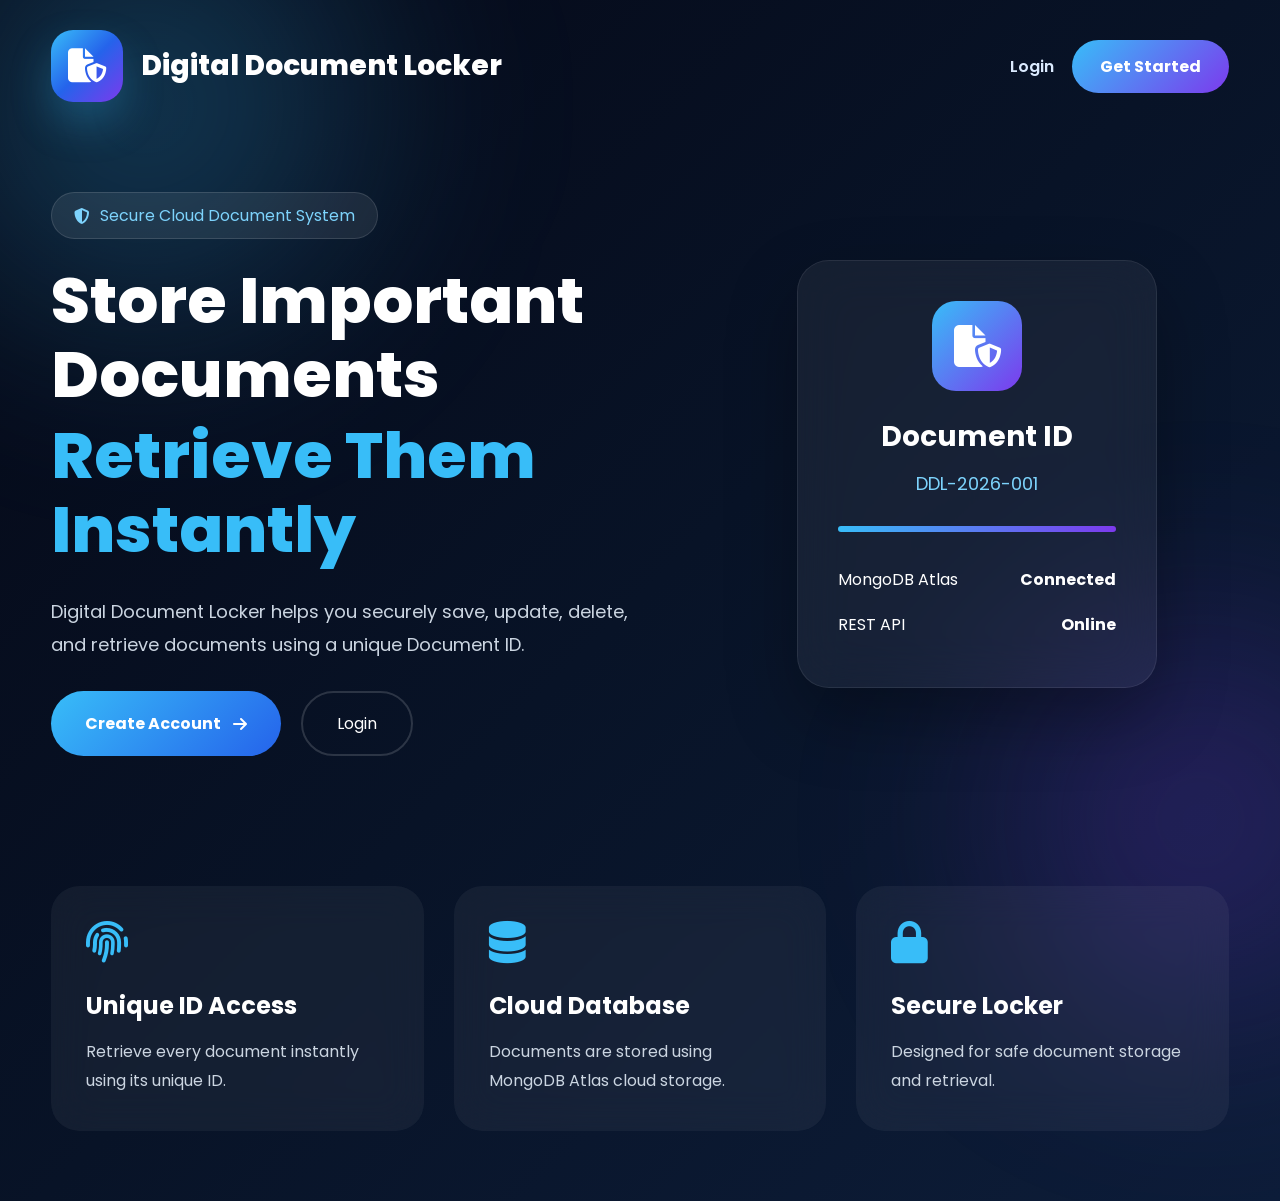
<file: docs/index.html>
<!DOCTYPE html>
<html lang="en">

<head>
    <meta charset="UTF-8">
    <meta name="viewport" content="width=device-width, initial-scale=1.0">
    <title>Digital Document Locker</title>

    <link rel="stylesheet" href="landing.css">

    <link rel="stylesheet"
          href="https://cdnjs.cloudflare.com/ajax/libs/font-awesome/6.5.2/css/all.min.css">
</head>

<body>

    <main class="landing-page">

        <nav class="navbar">

            <div class="brand">

                <div class="brand-logo">
                    <i class="fa-solid fa-file-shield"></i>
                </div>

                <h2>Digital Document Locker</h2>

            </div>

            <div class="nav-actions">

                <a href="login.html" class="nav-link">Login</a>

                <a href="register.html" class="nav-btn">Get Started</a>

            </div>

        </nav>

        <section class="hero">

            <div class="hero-content">

                <span class="badge">
                    <i class="fa-solid fa-shield-halved"></i>
                    Secure Cloud Document System
                </span>

                <h1>
                    Store Important Documents
                    <span>Retrieve Them Instantly</span>
                </h1>

                <p>
                    Digital Document Locker helps you securely save, update,
                    delete, and retrieve documents using a unique Document ID.
                </p>

                <div class="hero-buttons">

                    <a href="register.html" class="primary-btn">
                        Create Account
                        <i class="fa-solid fa-arrow-right"></i>
                    </a>

                    <a href="login.html" class="secondary-btn">
                        Login
                    </a>

                </div>

            </div>

            <div class="hero-visual">

                <div class="locker-card">

                    <div class="locker-icon">
                        <i class="fa-solid fa-file-shield"></i>
                    </div>

                    <h3>Document ID</h3>

                    <p>DDL-2026-001</p>

                    <div class="secure-line"></div>

                    <div class="mini-row">
                        <span>MongoDB Atlas</span>
                        <b>Connected</b>
                    </div>

                    <div class="mini-row">
                        <span>REST API</span>
                        <b>Online</b>
                    </div>

                </div>

            </div>

        </section>

        <section class="features">

            <div class="feature-card">
                <i class="fa-solid fa-fingerprint"></i>
                <h3>Unique ID Access</h3>
                <p>Retrieve every document instantly using its unique ID.</p>
            </div>

            <div class="feature-card">
                <i class="fa-solid fa-database"></i>
                <h3>Cloud Database</h3>
                <p>Documents are stored using MongoDB Atlas cloud storage.</p>
            </div>

            <div class="feature-card">
                <i class="fa-solid fa-lock"></i>
                <h3>Secure Locker</h3>
                <p>Designed for safe document storage and retrieval.</p>
            </div>

        </section>

    </main>

</body>
</html>
</file>
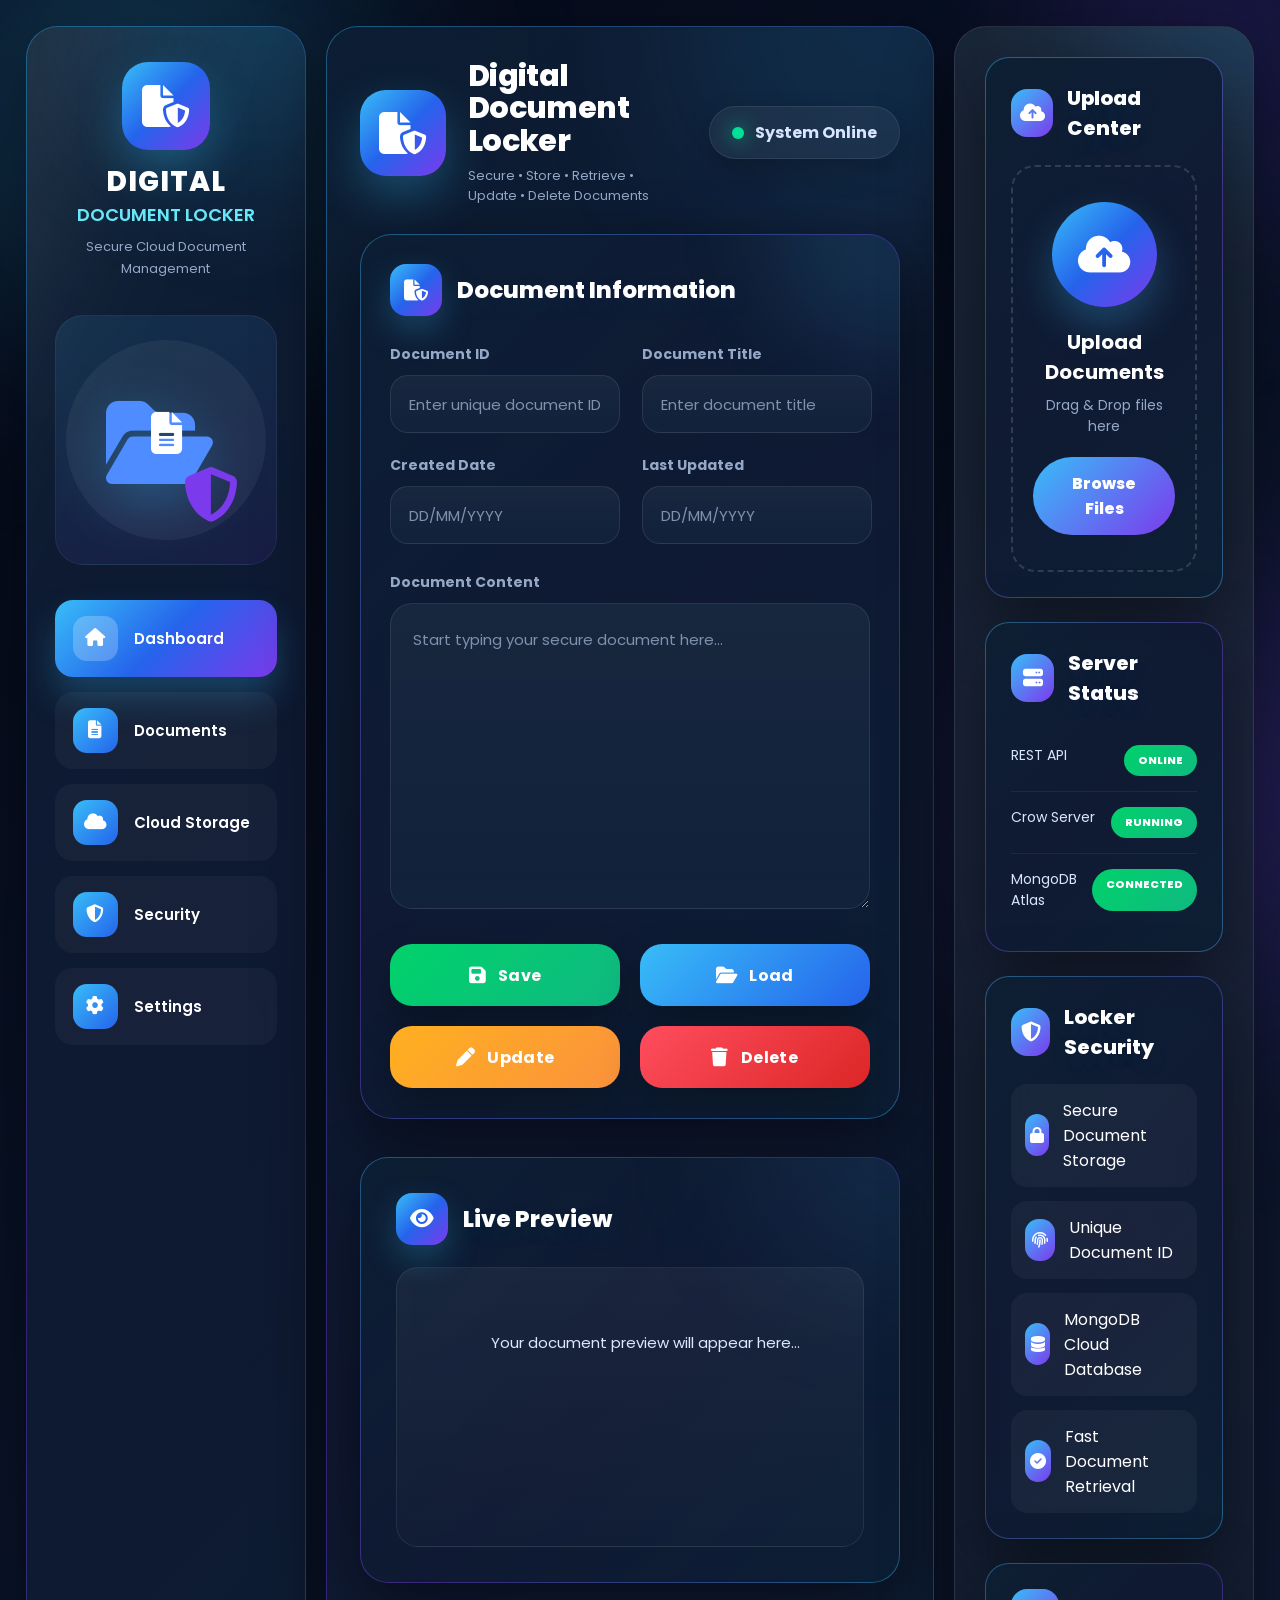
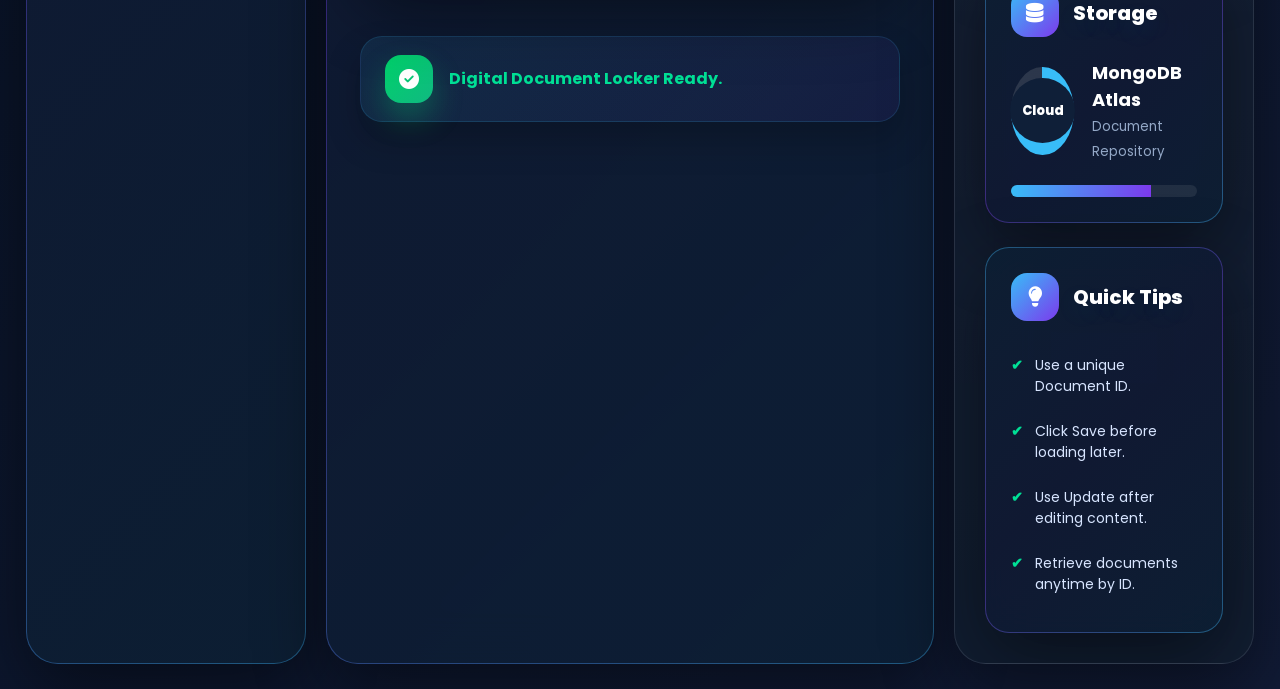
<file: frontend/index.html>
<!DOCTYPE html>
<html lang="en">

<head>
    <meta charset="UTF-8">
    <meta name="viewport" content="width=device-width, initial-scale=1.0">
    <title>Digital Document Locker</title>

    <link rel="stylesheet" href="style.css">

    <link rel="stylesheet"
          href="https://cdnjs.cloudflare.com/ajax/libs/font-awesome/6.5.2/css/all.min.css">
</head>

<body>

<div class="dashboard">

    <aside class="sidebar">

        <div class="brand">

            <div class="logo">
                <i class="fa-solid fa-file-shield"></i>
            </div>

            <div class="brand-text">
                <h1>DIGITAL</h1>
                <h2>DOCUMENT LOCKER</h2>
                <p>Secure Cloud Document Management</p>
            </div>

        </div>

        <div class="sidebar-image">
            <div class="sidebar-illustration">
                <i class="fa-solid fa-folder-open folder-icon"></i>
                <i class="fa-solid fa-shield-halved shield-icon"></i>
                <i class="fa-solid fa-file-lines file-icon"></i>
            </div>
        </div>

        <nav class="menu">

            <button type="button" class="menu-item active">
                <i class="fa-solid fa-house"></i>
                Dashboard
            </button>

            <button type="button" class="menu-item">
                <i class="fa-solid fa-file-lines"></i>
                Documents
            </button>

            <button type="button" class="menu-item">
                <i class="fa-solid fa-cloud"></i>
                Cloud Storage
            </button>

            <button type="button" class="menu-item">
                <i class="fa-solid fa-shield-halved"></i>
                Security
            </button>

            <button type="button" class="menu-item">
                <i class="fa-solid fa-gear"></i>
                Settings
            </button>

        </nav>

    </aside>

    <main class="workspace">

        <header class="top-header">

            <div class="header-left">

                <div class="header-logo">
                    <i class="fa-solid fa-file-shield"></i>
                </div>

                <div>
                    <h1>Digital Document Locker</h1>
                    <p>Secure • Store • Retrieve • Update • Delete Documents</p>
                </div>

            </div>

            <div class="online-status">
                <span class="dot"></span>
                System Online
            </div>

        </header>

        <section class="content-card">

            <div class="card-title">
                <i class="fa-solid fa-file-shield"></i>
                <h2>Document Information</h2>
            </div>

            <div class="form-grid">

                <div class="form-group">
                    <label>Document ID</label>
                    <input type="text" id="id" placeholder="Enter unique document ID">
                </div>

                <div class="form-group">
                    <label>Document Title</label>
                    <input type="text" id="title" placeholder="Enter document title">
                </div>

                <div class="form-group">
                    <label>Created Date</label>
                    <input type="text" id="createdAt" placeholder="DD/MM/YYYY">
                </div>

                <div class="form-group">
                    <label>Last Updated</label>
                    <input type="text" id="updatedAt" placeholder="DD/MM/YYYY">
                </div>

            </div>

            <div class="editor-section">
                <label>Document Content</label>
                <textarea id="content" placeholder="Start typing your secure document here..."></textarea>
            </div>

          <div class="button-grid">

            <button class="btn save-btn" onclick="saveDocument()">
                <i class="fa-solid fa-floppy-disk"></i>
                Save
            </button>

            <button class="btn load-btn" onclick="loadDocument()">
                <i class="fa-solid fa-folder-open"></i>
                Load
            </button>

            <button class="btn update-btn" onclick="updateDocument()">
                <i class="fa-solid fa-pen"></i>
                Update
            </button>

            <button class="btn delete-btn" onclick="deleteDocument()">
                <i class="fa-solid fa-trash"></i>
                Delete
            </button>

        </div>

        </section>

        <section class="preview-card">

            <div class="card-title">
                <i class="fa-solid fa-eye"></i>
                <h2>Live Preview</h2>
            </div>

            <div id="preview">
                Your document preview will appear here...
            </div>

        </section>

        <footer id="status" class="status-bar">
            <i class="fa-solid fa-circle-check"></i>
            Ready...
        </footer>

    </main>

    <aside class="info-panel">

        <div class="info-card upload-card">

            <div class="card-header">
                <i class="fa-solid fa-cloud-arrow-up"></i>
                <h3>Upload Center</h3>
            </div>

            <div class="upload-area">

                <div class="upload-icon">
                    <i class="fa-solid fa-cloud-arrow-up"></i>
                </div>

                <h4>Upload Documents</h4>
                <p>Drag & Drop files here</p>

                <button type="button" id="uploadButton" class="upload-btn">
                    Browse Files
                </button>

            </div>

        </div>

        <div class="info-card">

            <div class="card-header">
                <i class="fa-solid fa-server"></i>
                <h3>Server Status</h3>
            </div>

            <div class="status-item">
                <span>REST API</span>
                <span id="serverStatus" class="badge online">ONLINE</span>
            </div>

            <div class="status-item">
                <span>Crow Server</span>
                <span id="crowStatus" class="badge online">RUNNING</span>
            </div>

            <div class="status-item">
                <span>MongoDB Atlas</span>
                <span id="databaseStatus" class="badge online">CONNECTED</span>
            </div>

        </div>

        <div class="info-card">

            <div class="card-header">
                <i class="fa-solid fa-shield-halved"></i>
                <h3>Locker Security</h3>
            </div>

            <div class="security-list">

                <div class="security-row">
                    <i class="fa-solid fa-lock"></i>
                    <span>Secure Document Storage</span>
                </div>

                <div class="security-row">
                    <i class="fa-solid fa-fingerprint"></i>
                    <span>Unique Document ID</span>
                </div>

                <div class="security-row">
                    <i class="fa-solid fa-database"></i>
                    <span>MongoDB Cloud Database</span>
                </div>

                <div class="security-row">
                    <i class="fa-solid fa-circle-check"></i>
                    <span>Fast Document Retrieval</span>
                </div>

            </div>

        </div>

        <div class="info-card">

            <div class="card-header">
                <i class="fa-solid fa-database"></i>
                <h3>Storage</h3>
            </div>

            <div class="storage-box">

                <div class="storage-circle">
                    <span>Cloud</span>
                </div>

                <div class="storage-info">
                    <h4>MongoDB Atlas</h4>
                    <small>Document Repository</small>
                </div>

            </div>

            <div class="progress">
                <div class="progress-fill"></div>
            </div>

        </div>

        <div class="info-card tips-card">

            <div class="card-header">
                <i class="fa-solid fa-lightbulb"></i>
                <h3>Quick Tips</h3>
            </div>

            <ul>
                <li>Use a unique Document ID.</li>
                <li>Click Save before loading later.</li>
                <li>Use Update after editing content.</li>
                <li>Retrieve documents anytime by ID.</li>
            </ul>

        </div>

    </aside>

</div>

<script src="script.js"></script>

</body>
</html>
</file>
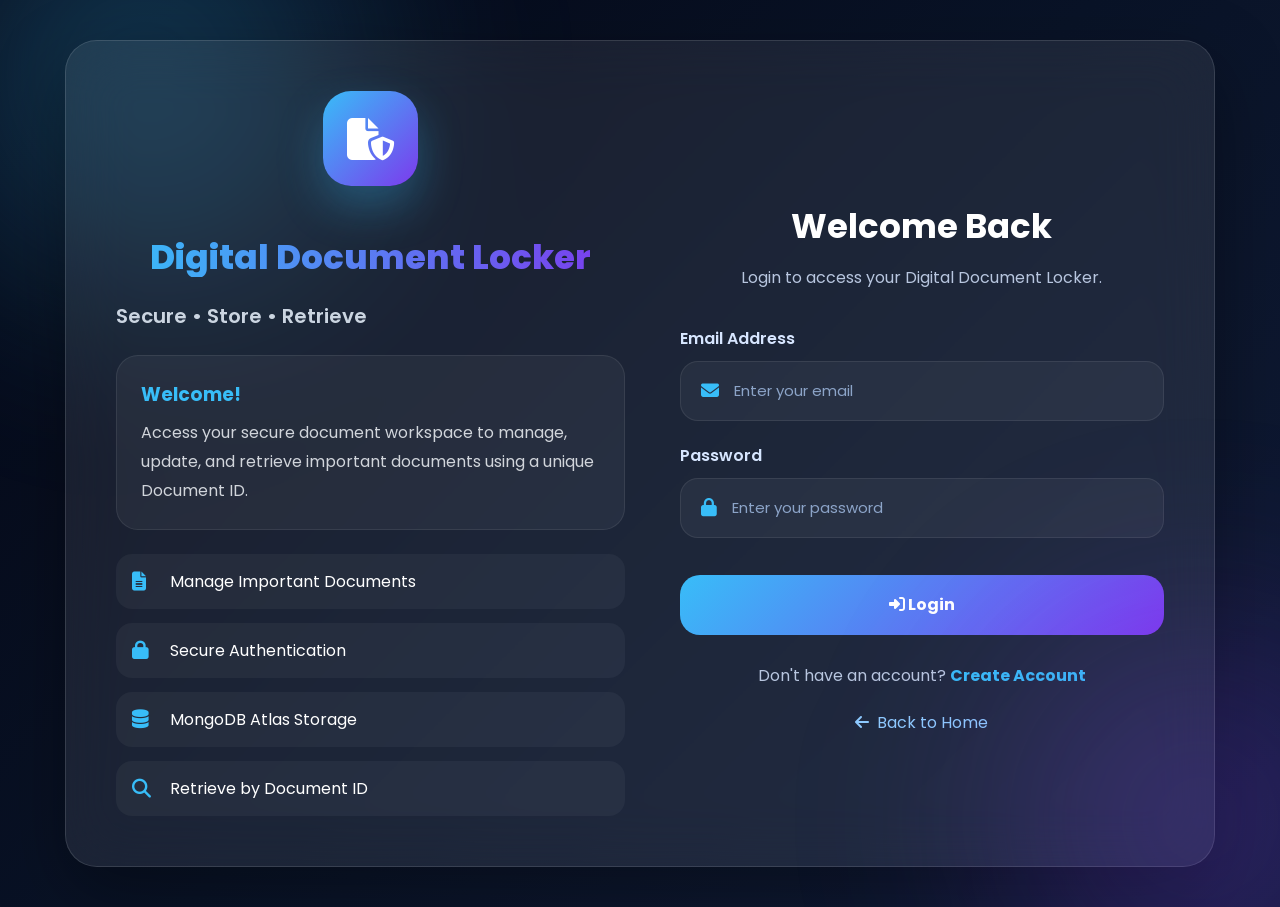
<file: docs/login.html>
<!DOCTYPE html>
<html lang="en">

<head>
    <meta charset="UTF-8">

    <meta name="viewport" content="width=device-width, initial-scale=1.0">

    <title>Login | Digital Document Locker</title>

    <link rel="stylesheet" href="auth.css">

    <link rel="stylesheet"
          href="https://cdnjs.cloudflare.com/ajax/libs/font-awesome/6.5.2/css/all.min.css">
</head>

<body>

<main class="auth-page">

    <section class="auth-card auth-split-card">

        <div class="left-content">

            <div class="auth-logo">
                <i class="fa-solid fa-file-shield"></i>
            </div>

            <h1 class="project-title">Digital Document Locker</h1>

            <p class="project-tagline">Secure • Store • Retrieve</p>

            <div class="welcome-card">
                <h3>Welcome!</h3>

                <p>
                    Access your secure document workspace to manage, update,
                    and retrieve important documents using a unique Document ID.
                </p>
            </div>

            <div class="login-info">

                <div class="info-item">
                    <i class="fa-solid fa-file-lines"></i>
                    <span>Manage Important Documents</span>
                </div>

                <div class="info-item">
                    <i class="fa-solid fa-lock"></i>
                    <span>Secure Authentication</span>
                </div>

                <div class="info-item">
                    <i class="fa-solid fa-database"></i>
                    <span>MongoDB Atlas Storage</span>
                </div>

                <div class="info-item">
                    <i class="fa-solid fa-magnifying-glass"></i>
                    <span>Retrieve by Document ID</span>
                </div>

            </div>

        </div>

        <div class="right-content">

            <h1>Welcome Back</h1>

            <p class="subtitle">
                Login to access your Digital Document Locker.
            </p>

            <form onsubmit="return false;">

                <div class="input-group">
                    <label>Email Address</label>

                    <div class="input-box">
                        <i class="fa-solid fa-envelope"></i>

                        <input
                            type="email"
                            id="email"
                            placeholder="Enter your email"
                            autocomplete="email"
                            required>
                    </div>
                </div>

                <div class="input-group">
                    <label>Password</label>

                    <div class="input-box">
                        <i class="fa-solid fa-lock"></i>

                        <input
                            type="password"
                            id="password"
                            placeholder="Enter your password"
                            autocomplete="current-password"
                            required>
                    </div>
                </div>

                <button
                    type="button"
                    class="auth-btn"
                    onclick="loginUser()">

                    <i class="fa-solid fa-right-to-bracket"></i>
                    Login
                </button>

            </form>

            <p class="switch-text">
                Don't have an account?
                <a href="register.html">Create Account</a>
            </p>

            <a href="landing.html" class="back-link">
                <i class="fa-solid fa-arrow-left"></i>
                Back to Home
            </a>

        </div>

    </section>

</main>

<script src="auth.js"></script>

</body>
</html>
</file>
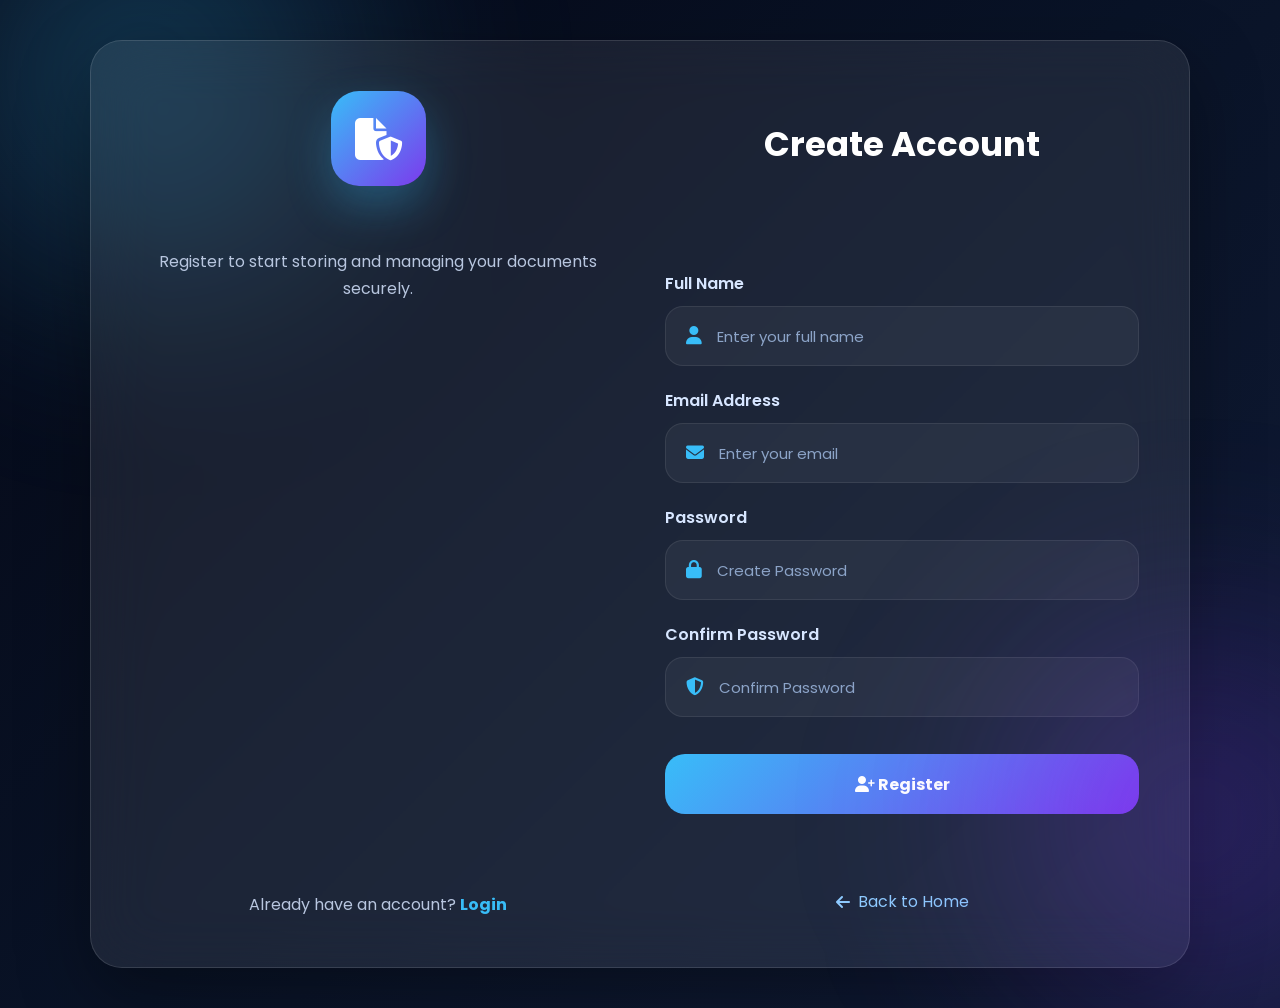
<file: docs/register.html>
<!DOCTYPE html>
<html lang="en">

<head>

    <meta charset="UTF-8">

    <meta name="viewport"
          content="width=device-width, initial-scale=1.0">

    <title>Register | Digital Document Locker</title>

    <link rel="stylesheet" href="auth.css">

    <link rel="stylesheet"
          href="https://cdnjs.cloudflare.com/ajax/libs/font-awesome/6.5.2/css/all.min.css">

</head>

<body>

<main class="auth-page">

    <section class="auth-card">

        <!-- Logo -->

        <div class="auth-logo">

            <i class="fa-solid fa-file-shield"></i>

        </div>

        <h1>Create Account</h1>

        <p class="subtitle">

            Register to start storing and managing your documents securely.

        </p>

        <form onsubmit="return false;">

            <!-- Full Name -->

            <div class="input-group">

                <label>Full Name</label>

                <div class="input-box">

                    <i class="fa-solid fa-user"></i>

                    <input
                        type="text"
                        id="name"
                        placeholder="Enter your full name"
                        autocomplete="name"
                        required>

                </div>

            </div>

            <!-- Email -->

            <div class="input-group">

                <label>Email Address</label>

                <div class="input-box">

                    <i class="fa-solid fa-envelope"></i>

                    <input
                        type="email"
                        id="email"
                        placeholder="Enter your email"
                        autocomplete="email"
                        required>

                </div>

            </div>

            <!-- Password -->

            <div class="input-group">

                <label>Password</label>

                <div class="input-box">

                    <i class="fa-solid fa-lock"></i>

                    <input
                        type="password"
                        id="password"
                        placeholder="Create Password"
                        autocomplete="new-password"
                        required>

                </div>

            </div>

            <!-- Confirm Password -->

            <div class="input-group">

                <label>Confirm Password</label>

                <div class="input-box">

                    <i class="fa-solid fa-shield-halved"></i>

                    <input
                        type="password"
                        id="confirmPassword"
                        placeholder="Confirm Password"
                        autocomplete="new-password"
                        required>

                </div>

            </div>

            <!-- Register Button -->

            <button
                type="button"
                class="auth-btn"
                onclick="registerUser()">

                <i class="fa-solid fa-user-plus"></i>

                Register

            </button>

        </form>

        <p class="switch-text">

            Already have an account?

            <a href="login.html">

                Login

            </a>

        </p>

        <a href="landing.html" class="back-link">

            <i class="fa-solid fa-arrow-left"></i>

            Back to Home

        </a>

    </section>

</main>

<!-- Authentication Script -->

<script src="auth.js"></script>

</body>

</html>
</file>
<file: docs/landing.css>
/*==================================================
    DIGITAL DOCUMENT LOCKER
    LANDING PAGE
==================================================*/

@import url("https://fonts.googleapis.com/css2?family=Poppins:wght@300;400;500;600;700;800&display=swap");

*{
    margin:0;
    padding:0;
    box-sizing:border-box;
    font-family:"Poppins",sans-serif;
}

html{
    scroll-behavior:smooth;
}

body{

    min-height:100vh;

    overflow-x:hidden;

    color:#fff;

    background:
    linear-gradient(
    135deg,
    #050816,
    #081327,
    #0d1d39);

    position:relative;

}

/*==========================
    Animated Background
==========================*/

body::before{

    content:"";

    position:fixed;

    width:650px;

    height:650px;

    top:-220px;

    left:-180px;

    border-radius:50%;

    background:

    radial-gradient(circle,

    rgba(56,189,248,.30),

    transparent 70%);

    filter:blur(80px);

    animation:blueMove 18s ease-in-out infinite alternate;

    z-index:-2;

}

body::after{

    content:"";

    position:fixed;

    width:600px;

    height:600px;

    right:-220px;

    bottom:-220px;

    border-radius:50%;

    background:

    radial-gradient(circle,

    rgba(124,58,237,.28),

    transparent 70%);

    filter:blur(80px);

    animation:purpleMove 20s ease-in-out infinite alternate;

    z-index:-2;

}

@keyframes blueMove{

0%{

transform:translate(0,0);

}

50%{

transform:translate(100px,60px);

}

100%{

transform:translate(20px,170px);

}

}

@keyframes purpleMove{

0%{

transform:translate(0,0);

}

50%{

transform:translate(-120px,-80px);

}

100%{

transform:translate(-30px,-170px);

}

}

/*==========================
        Container
==========================*/

.landing-page{

    width:min(1400px,92%);

    margin:auto;

    min-height:100vh;

}

/*==========================
        Navbar
==========================*/

.navbar{

    display:flex;

    justify-content:space-between;

    align-items:center;

    padding:30px 0;

}

.brand{

    display:flex;

    align-items:center;

    gap:18px;

}

.brand-logo{

    width:72px;

    height:72px;

    border-radius:22px;

    display:flex;

    justify-content:center;

    align-items:center;

    background:

    linear-gradient(
    135deg,
    #38bdf8,
    #2563eb,
    #7c3aed);

    font-size:34px;

    box-shadow:

    0 20px 40px rgba(56,189,248,.25);

}

.brand h2{

    font-size:28px;

    font-weight:800;

}

.nav-actions{

    display:flex;

    align-items:center;

    gap:18px;

}

.nav-link{

    text-decoration:none;

    color:#dbeafe;

    font-weight:600;

}

.nav-btn{

    text-decoration:none;

    padding:14px 28px;

    border-radius:50px;

    background:

    linear-gradient(
    135deg,
    #38bdf8,
    #7c3aed);

    color:white;

    font-weight:700;

    transition:.35s;

}

.nav-btn:hover{

    transform:translateY(-4px);

}

/*==========================
        Hero
==========================*/

.hero{

    display:grid;

    grid-template-columns:1.2fr 1fr;

    align-items:center;

    gap:70px;

    padding:60px 0;

}

.badge{

    display:inline-flex;

    align-items:center;

    gap:10px;

    padding:10px 22px;

    border-radius:999px;

    background:rgba(255,255,255,.08);

    border:1px solid rgba(255,255,255,.12);

    color:#7dd3fc;

    margin-bottom:25px;

}

.hero h1{

    font-size:64px;

    line-height:1.15;

    font-weight:800;

}

.hero h1 span{

    display:block;

    margin-top:8px;

    color:#38bdf8;

}

.hero p{

    margin:30px 0;

    max-width:620px;

    color:#cbd5e1;

    font-size:18px;

    line-height:1.8;

}

/*==========================
        Buttons
==========================*/

.hero-buttons{

    display:flex;

    gap:20px;

}

.primary-btn{

    display:flex;

    align-items:center;

    gap:12px;

    padding:18px 34px;

    border-radius:60px;

    text-decoration:none;

    color:white;

    background:

    linear-gradient(
    135deg,
    #38bdf8,
    #2563eb);

    font-weight:700;

    transition:.35s;

}

.primary-btn:hover{

    transform:translateY(-6px);

}

.secondary-btn{

    display:flex;

    align-items:center;

    justify-content:center;

    padding:18px 34px;

    border-radius:60px;

    text-decoration:none;

    color:white;

    border:2px solid rgba(255,255,255,.15);

    transition:.35s;

}

.secondary-btn:hover{

    background:rgba(255,255,255,.08);

}

/*==========================
        Hero Card
==========================*/

.hero-visual{

    display:flex;

    justify-content:center;

}

.locker-card{

    width:360px;

    padding:40px;

    border-radius:32px;

    background:

    rgba(255,255,255,.06);

    backdrop-filter:blur(25px);

    border:1px solid rgba(255,255,255,.08);

    box-shadow:

    0 30px 70px rgba(0,0,0,.30);

    text-align:center;

}

.locker-icon{

    width:90px;

    height:90px;

    margin:auto;

    border-radius:24px;

    display:flex;

    justify-content:center;

    align-items:center;

    font-size:42px;

    background:

    linear-gradient(
    135deg,
    #38bdf8,
    #7c3aed);

}

.locker-card h3{

    margin-top:25px;

    font-size:28px;

}

.locker-card p{

    color:#7dd3fc;

    margin:10px 0 25px;

}

.secure-line{

    height:6px;

    border-radius:20px;

    background:

    linear-gradient(
    90deg,
    #38bdf8,
    #7c3aed);

    margin-bottom:25px;

}

.mini-row{

    display:flex;

    justify-content:space-between;

    padding:10px 0;

}

/*==========================
        Features
==========================*/

.features{

    display:grid;

    grid-template-columns:repeat(3,1fr);

    gap:30px;

    margin:70px 0;

}

.feature-card{

    padding:35px;

    border-radius:28px;

    background:rgba(255,255,255,.05);

    backdrop-filter:blur(20px);

    transition:.35s;

}

.feature-card:hover{

    transform:translateY(-8px);

}

.feature-card i{

    font-size:42px;

    color:#38bdf8;

    margin-bottom:25px;

}

.feature-card h3{

    margin-bottom:15px;

    font-size:24px;

}

.feature-card p{

    color:#cbd5e1;

    line-height:1.8;

}

/*==========================
        Responsive
==========================*/

@media(max-width:1000px){

.hero{

grid-template-columns:1fr;

text-align:center;

}

.hero-buttons{

justify-content:center;

}

.features{

grid-template-columns:1fr;

}

}

@media(max-width:600px){

.navbar{

flex-direction:column;

gap:20px;

}

.brand h2{

font-size:22px;

}

.hero h1{

font-size:40px;

}

.hero-buttons{

flex-direction:column;

}

.primary-btn,

.secondary-btn{

width:100%;

justify-content:center;

}

.locker-card{

width:100%;

}

}
</file>
<file: frontend/style.css>
/*==================================================
    DIGITAL DOCUMENT LOCKER
    PREMIUM RESPONSIVE DASHBOARD
==================================================*/

@import url("https://fonts.googleapis.com/css2?family=Poppins:wght@300;400;500;600;700;800&display=swap");

:root {
    --bg-main: #050b18;
    --bg-deep: #07111f;
    --bg-card: rgba(11, 24, 43, 0.78);
    --bg-card-light: rgba(255, 255, 255, 0.055);
    --bg-input: rgba(15, 31, 56, 0.94);

    --primary: #38bdf8;
    --primary-dark: #2563eb;
    --secondary: #7c3aed;
    --violet: #8b5cf6;

    --green: #00e096;
    --orange: #ffb020;
    --red: #ff4d5e;

    --text-main: #ffffff;
    --text-soft: #d8e5ff;
    --text-muted: #94a8c7;

    --border: rgba(255, 255, 255, 0.09);
    --border-strong: rgba(56, 189, 248, 0.35);

    --shadow-main: 0 24px 70px rgba(0, 0, 0, 0.48);
    --shadow-blue: 0 18px 45px rgba(56, 189, 248, 0.24);

    --radius-xl: 32px;
    --radius-lg: 24px;
    --radius-md: 18px;
    --radius-sm: 14px;
}

* {
    margin: 0;
    padding: 0;
    box-sizing: border-box;
    font-family: "Poppins", sans-serif;
}

html {
    scroll-behavior: smooth;
}

/*==================================================
        BODY
==================================================*/
/*==================================================
        BODY
==================================================*/

body{

    min-height:100vh;

    overflow-x:hidden;

    position:relative;

    color:var(--text-main);

    background:
    linear-gradient(
    135deg,
    #050816 0%,
    #091327 40%,
    #111b36 100%);

}
/*==================================================
        ANIMATED BACKGROUND
==================================================*/

body::before{

    content:"";

    position:fixed;

    width:700px;

    height:700px;

    top:-250px;

    left:-220px;

    border-radius:50%;

    background:

    radial-gradient(circle,

    rgba(56,189,248,.30),

    transparent 70%);

    filter:blur(80px);

    animation:blueMove 20s ease-in-out infinite alternate;

    pointer-events:none;

    z-index:-2;

}

body::after{

    content:"";

    position:fixed;

    width:650px;

    height:650px;

    right:-220px;

    bottom:-220px;

    border-radius:50%;

    background:

    radial-gradient(circle,

    rgba(124,58,237,.30),

    transparent 70%);

    filter:blur(80px);

    animation:purpleMove 22s ease-in-out infinite alternate;

    pointer-events:none;

    z-index:-2;

}

@keyframes blueMove{

0%{

transform:

translate(0,0)

scale(1);

}

50%{

transform:

translate(100px,60px)

scale(1.15);

}

100%{

transform:

translate(30px,180px)

scale(.95);

}

}

@keyframes purpleMove{

0%{

transform:

translate(0,0)

scale(1);

}

50%{

transform:

translate(-100px,-70px)

scale(1.18);

}

100%{

transform:

translate(-40px,-170px)

scale(.95);

}

}
/*==================================================
    BASE ELEMENTS
==================================================*/

button,
input,
textarea {
    font: inherit;
}

button {
    border: none;
    cursor: pointer;
}

input,
textarea {
    color: var(--text-main);
}

::selection {
    background: rgba(56, 189, 248, 0.35);
}

/*==================================================
    DASHBOARD GRID
==================================================*/

.dashboard {
    width: 100%;
    min-height: 100vh;
    display: grid;
    grid-template-columns:
        minmax(250px, 310px)
        minmax(560px, 1fr)
        minmax(280px, 340px);
    gap: clamp(16px, 2vw, 30px);
    padding: clamp(14px, 2vw, 30px);
}

/*==================================================
    GLASS PANELS
==================================================*/

.sidebar,
.workspace,
.info-panel,
.content-card,
.preview-card,
.info-card {
    background:
        linear-gradient(180deg, rgba(255,255,255,0.07), rgba(255,255,255,0.025)),
        var(--bg-card);
    border: 1px solid var(--border);
    border-radius: var(--radius-xl);
    box-shadow: var(--shadow-main);
    backdrop-filter: blur(24px);
    -webkit-backdrop-filter: blur(24px);
}

.sidebar,
.workspace,
.info-panel {
    min-width: 0;
}

/*==================================================
    SCROLLBAR
==================================================*/

::-webkit-scrollbar {
    width: 10px;
}

::-webkit-scrollbar-track {
    background: #07111f;
}

::-webkit-scrollbar-thumb {
    background: linear-gradient(180deg, var(--primary), var(--secondary));
    border-radius: 999px;
}

::-webkit-scrollbar-thumb:hover {
    background: linear-gradient(180deg, #67e8f9, var(--violet));
}
/*==================================================
        PART 2
        PREMIUM SIDEBAR
==================================================*/

.sidebar{

    position:relative;

    display:flex;

    flex-direction:column;

    padding:35px 28px;

    overflow:hidden;

    gap:35px;

}

/*==============================
        GLOW EFFECTS
==============================*/

.sidebar::before{

    content:"";

    position:absolute;

    width:320px;

    height:320px;

    top:-180px;

    right:-120px;

    border-radius:50%;

    background:rgba(56,189,248,.18);

    filter:blur(70px);

}

.sidebar::after{

    content:"";

    position:absolute;

    width:260px;

    height:260px;

    bottom:-120px;

    left:-100px;

    border-radius:50%;

    background:rgba(124,58,237,.18);

    filter:blur(70px);

}

/*==============================
        BRAND
==============================*/

.brand{

    display:flex;

    align-items:center;

    gap:18px;

    position:relative;

    z-index:2;

}

.logo{

    width:88px;

    height:88px;

    border-radius:26px;

    background:

    linear-gradient(
    135deg,
    #38bdf8,
    #2563eb,
    #7c3aed);

    display:flex;

    justify-content:center;

    align-items:center;

    box-shadow:

    0 20px 45px rgba(56,189,248,.30);

    transition:.45s;

}

.logo:hover{

    transform:rotate(-8deg) scale(1.08);

}

.logo i{

    font-size:42px;

    color:white;

}

.brand-text{

    flex:1;

}

.brand-text h1{

    font-size:28px;

    font-weight:800;

    line-height:1;

    letter-spacing:1px;

}

.brand-text h2{

    margin-top:5px;

    color:#67e8f9;

    font-size:18px;

    font-weight:600;

}

.brand-text p{

    margin-top:8px;

    font-size:13px;

    color:var(--text-muted);

    line-height:1.7;

}

/*==============================
        ILLUSTRATION
==============================*/

.sidebar-image{

    position:relative;

    width:100%;

    height:250px;

    border-radius:28px;

    display:flex;

    justify-content:center;

    align-items:center;

    background:

    linear-gradient(
    160deg,
    rgba(56,189,248,.12),
    rgba(124,58,237,.10));

    border:1px solid rgba(255,255,255,.06);

    overflow:hidden;

}

.sidebar-image::before{

    content:"";

    position:absolute;

    width:200px;

    height:200px;

    border-radius:50%;

    background:rgba(255,255,255,.05);

}

.sidebar-image::after{

    content:"";

    position:absolute;

    width:320px;

    height:320px;

    border-radius:50%;

    border:1px dashed rgba(255,255,255,.08);

}

.sidebar-illustration{

    position:relative;

    width:200px;

    height:200px;

}

/* Folder */

.folder-icon{

    position:absolute;

    left:40px;

    top:55px;

    font-size:95px;

    color:#4f8cff;

    filter:drop-shadow(
    0 15px 30px rgba(56,189,248,.35));

}

/* Shield */

.shield-icon{

    position:absolute;

    right:28px;

    bottom:18px;

    font-size:55px;

    color:#7c3aed;

}

/* Document */

.file-icon{

    position:absolute;

    left:85px;

    top:72px;

    font-size:42px;

    color:white;

}

/* Floating */

.folder-icon{

    animation:folderFloat 4s ease-in-out infinite;

}

@keyframes folderFloat{

0%,100%{

transform:translateY(0);

}

50%{

transform:translateY(-12px);

}

}

/*==============================
        MENU
==============================*/

.menu{

    display:flex;

    flex-direction:column;

    gap:15px;

    position:relative;

    z-index:2;

}

.menu-item{

    display:flex;

    align-items:center;

    gap:16px;

    width:100%;

    padding:16px 18px;

    border-radius:18px;

    background:rgba(255,255,255,.04);

    color:white;

    transition:.35s;

    font-size:15px;

    font-weight:600;

}

.menu-item i{

    width:45px;

    height:45px;

    border-radius:14px;

    display:flex;

    justify-content:center;

    align-items:center;

    background:

    linear-gradient(
    135deg,
    #38bdf8,
    #2563eb);

    color:white;

    font-size:18px;

}

.menu-item:hover{

    transform:translateX(10px);

    background:

    linear-gradient(
    135deg,
    rgba(56,189,248,.25),
    rgba(124,58,237,.25));

    box-shadow:

    0 12px 28px rgba(56,189,248,.20);

}

.menu-item.active{

    background:

    linear-gradient(
    135deg,
    #38bdf8,
    #2563eb,
    #7c3aed);

    box-shadow:

    0 20px 35px rgba(56,189,248,.25);

}
/*==================================================
    PART 3
    WORKSPACE HEADER, CARDS, FORM, INPUTS
==================================================*/

.workspace {
    position: relative;
    display: flex;
    flex-direction: column;
    gap: 28px;
    padding: clamp(24px, 2.6vw, 42px);
    overflow: hidden;
}

.workspace::before {
    content: "";
    position: absolute;
    width: 420px;
    height: 420px;
    top: -210px;
    right: -160px;
    border-radius: 50%;
    background: rgba(56, 189, 248, 0.10);
    filter: blur(80px);
    pointer-events: none;
}

/*==================================================
    TOP HEADER
==================================================*/

.top-header {
    position: relative;
    z-index: 2;
    display: flex;
    align-items: center;
    justify-content: space-between;
    gap: 25px;
}

.header-left {
    display: flex;
    align-items: center;
    gap: 22px;
}

.header-logo {
    width: 86px;
    height: 86px;
    flex: 0 0 86px;
    border-radius: 26px;
    background: linear-gradient(135deg, #38bdf8, #2563eb, #7c3aed);
    display: flex;
    align-items: center;
    justify-content: center;
    box-shadow: 0 20px 45px rgba(56, 189, 248, 0.28);
    animation: logoFloat 4s ease-in-out infinite;
}

.header-logo i {
    font-size: 42px;
    color: white;
}

@keyframes logoFloat {
    0%, 100% {
        transform: translateY(0);
    }

    50% {
        transform: translateY(-8px);
    }
}

.header-left h1 {
    font-size: clamp(27px, 2.7vw, 44px);
    line-height: 1.08;
    font-weight: 800;
    letter-spacing: -0.6px;
}

.header-left p {
    margin-top: 9px;
    color: var(--text-muted);
    font-size: clamp(13px, 1vw, 15px);
}

.online-status {
    display: flex;
    align-items: center;
    gap: 11px;
    padding: 13px 22px;
    border-radius: 999px;
    background: rgba(255, 255, 255, 0.055);
    border: 1px solid rgba(255, 255, 255, 0.08);
    color: var(--text-soft);
    font-weight: 700;
    white-space: nowrap;
    box-shadow: 0 12px 28px rgba(0, 0, 0, 0.22);
}

.dot {
    width: 12px;
    height: 12px;
    border-radius: 50%;
    background: var(--green);
    box-shadow: 0 0 20px rgba(0, 224, 150, 0.9);
    animation: pulseDot 1.5s infinite ease-in-out;
}

@keyframes pulseDot {
    0%, 100% {
        transform: scale(0.85);
        opacity: 0.65;
    }

    50% {
        transform: scale(1.25);
        opacity: 1;
    }
}

/*==================================================
    MAIN CARDS
==================================================*/

.content-card,
.preview-card {
    position: relative;
    z-index: 2;
    padding: clamp(22px, 2.3vw, 36px);
    overflow: hidden;
}

.content-card::before,
.preview-card::before {
    content: "";
    position: absolute;
    width: 250px;
    height: 250px;
    top: -130px;
    right: -120px;
    border-radius: 50%;
    background: rgba(56, 189, 248, 0.12);
    filter: blur(45px);
    pointer-events: none;
}

.content-card::after {
    content: "";
    position: absolute;
    width: 180px;
    height: 180px;
    bottom: -110px;
    left: -90px;
    border-radius: 50%;
    background: rgba(124, 58, 237, 0.12);
    filter: blur(45px);
    pointer-events: none;
}

.card-title {
    position: relative;
    z-index: 2;
    display: flex;
    align-items: center;
    gap: 15px;
    margin-bottom: 28px;
}

.card-title i {
    width: 52px;
    height: 52px;
    flex: 0 0 52px;
    border-radius: 16px;
    display: flex;
    align-items: center;
    justify-content: center;
    background: linear-gradient(135deg, #38bdf8, #2563eb, #7c3aed);
    color: white;
    font-size: 21px;
    box-shadow: 0 14px 32px rgba(56, 189, 248, 0.25);
}

.card-title h2 {
    font-size: clamp(21px, 1.8vw, 29px);
    font-weight: 800;
}

/*==================================================
    FORM GRID
==================================================*/

.form-grid {
    position: relative;
    z-index: 2;
    display: grid;
    grid-template-columns: repeat(2, minmax(230px, 1fr));
    gap: 22px;
}

.form-group,
.editor-section {
    display: flex;
    flex-direction: column;
}

.form-group label,
.editor-section label {
    margin-bottom: 10px;
    color: var(--text-muted);
    font-size: 14px;
    font-weight: 700;
}

/*==================================================
    INPUTS + TEXTAREA
==================================================*/

input,
textarea {
    width: 100%;
    border: 1px solid rgba(255, 255, 255, 0.09);
    outline: none;
    background:
        linear-gradient(180deg, rgba(255,255,255,0.04), rgba(255,255,255,0.015)),
        var(--bg-input);
    color: white;
    transition: 0.32s ease;
}

input {
    min-height: 58px;
    border-radius: 18px;
    padding: 0 18px;
    font-size: 15px;
}

textarea {
    min-height: clamp(250px, 34vh, 430px);
    border-radius: 22px;
    padding: 22px;
    resize: vertical;
    line-height: 1.8;
    font-size: 15px;
}

input::placeholder,
textarea::placeholder {
    color: #7f91ad;
}

input:hover,
textarea:hover {
    border-color: rgba(56, 189, 248, 0.55);
}

input:focus,
textarea:focus {
    border-color: var(--primary);
    box-shadow:
        0 0 0 4px rgba(56, 189, 248, 0.16),
        0 14px 30px rgba(0, 0, 0, 0.20);
}

.editor-section {
    position: relative;
    z-index: 2;
    margin-top: 28px;
}
/*==================================================
        PART 4
        PREMIUM ACTION BUTTONS
==================================================*/

.button-grid{

    margin-top:35px;

    display:grid;

    grid-template-columns:repeat(4,1fr);

    gap:20px;

}

.btn{

    position:relative;

    overflow:hidden;

    height:62px;

    border:none;

    outline:none;

    border-radius:22px;

    cursor:pointer;

    display:flex;

    justify-content:center;

    align-items:center;

    gap:12px;

    font-size:16px;

    font-weight:700;

    color:white;

    letter-spacing:.4px;

    transition:.35s;

    backdrop-filter:blur(18px);

    box-shadow:
    0 18px 40px rgba(0,0,0,.28);

}

.btn i{

    font-size:19px;

    transition:.35s;

}

.btn::before{

    content:"";

    position:absolute;

    inset:0;

    border-radius:22px;

    opacity:0;

    transition:.35s;

    background:

    linear-gradient(
    135deg,
    rgba(255,255,255,.25),
    rgba(255,255,255,.05));

}

.btn::after{

    content:"";

    position:absolute;

    width:70px;

    height:180%;

    top:-40%;

    left:-120px;

    transform:rotate(25deg);

    background:

    rgba(255,255,255,.28);

    transition:.7s;

}

/*=========================
        SAVE
=========================*/

.save-btn{

    background:

    linear-gradient(
    135deg,
    #00d26a,
    #10b981);

}

.save-btn:hover{

    box-shadow:

    0 25px 45px rgba(0,210,106,.35);

}

/*=========================
        LOAD
=========================*/

.load-btn{

    background:

    linear-gradient(
    135deg,
    #38bdf8,
    #2563eb);

}

.load-btn:hover{

    box-shadow:

    0 25px 45px rgba(56,189,248,.35);

}

/*=========================
        UPDATE
=========================*/

.update-btn{

    background:

    linear-gradient(
    135deg,
    #ffb020,
    #fb923c);

}

.update-btn:hover{

    box-shadow:

    0 25px 45px rgba(255,176,32,.35);

}

/*=========================
        DELETE
=========================*/

.delete-btn{

    background:

    linear-gradient(
    135deg,
    #ff4d5e,
    #dc2626);

}

.delete-btn:hover{

    box-shadow:

    0 25px 45px rgba(255,77,94,.35);

}

/*=========================
        HOVER
=========================*/

.btn:hover{

    transform:

    translateY(-7px)
    scale(1.03);

}

.btn:hover::before{

    opacity:1;

}

.btn:hover::after{

    left:150%;

}

.btn:hover i{

    transform:

    rotate(-12deg)
    scale(1.15);

}

.btn:active{

    transform:scale(.97);

}

/*=========================
        RESPONSIVE
=========================*/

@media(max-width:1000px){

.button-grid{

grid-template-columns:repeat(2,1fr);

}

}

@media(max-width:600px){

.button-grid{

grid-template-columns:1fr;

}

.btn{

height:58px;

font-size:15px;

}

}
/*==================================================
        PART 5
        LIVE PREVIEW & STATUS
==================================================*/

/*=========================
        PREVIEW CARD
=========================*/

.preview-card{

    position:relative;

    margin-top:10px;

    padding:35px;

    border-radius:28px;

    overflow:hidden;

}

.preview-card::before{

    content:"";

    position:absolute;

    top:-140px;

    right:-120px;

    width:260px;

    height:260px;

    border-radius:50%;

    background:rgba(56,189,248,.10);

    filter:blur(70px);

}

.preview-card::after{

    content:"";

    position:absolute;

    bottom:-100px;

    left:-90px;

    width:220px;

    height:220px;

    border-radius:50%;

    background:rgba(124,58,237,.10);

    filter:blur(60px);

}

/*=========================
        PREVIEW TITLE
=========================*/

.preview-card .card-title{

    margin-bottom:22px;

}

/*=========================
        PREVIEW BOX
=========================*/

#preview{

    position:relative;

    z-index:2;

    min-height:280px;

    max-height:430px;

    overflow-y:auto;

    padding:30px;

    border-radius:22px;

    background:

    linear-gradient(
    180deg,
    rgba(255,255,255,.05),
    rgba(255,255,255,.015));

    border:1px solid rgba(255,255,255,.08);

    color:#dce8ff;

    font-size:15px;

    line-height:2;

    white-space:pre-wrap;

    word-break:break-word;

    transition:.35s;

}

#preview:hover{

    border-color:#38bdf8;

    box-shadow:

    inset 0 0 0 1px rgba(56,189,248,.20),

    0 18px 40px rgba(56,189,248,.08);

}

/*=========================
        CUSTOM SCROLLBAR
=========================*/

#preview::-webkit-scrollbar{

    width:8px;

}

#preview::-webkit-scrollbar-thumb{

    border-radius:999px;

    background:

    linear-gradient(
    180deg,
    #38bdf8,
    #7c3aed);

}

#preview::-webkit-scrollbar-track{

    background:transparent;

}

/*=========================
        STATUS BAR
=========================*/

.status-bar{

    margin-top:25px;

    display:flex;

    align-items:center;

    gap:16px;

    min-height:70px;

    padding:18px 24px;

    border-radius:22px;

    background:

    linear-gradient(
    135deg,
    rgba(56,189,248,.10),
    rgba(124,58,237,.08));

    border:1px solid rgba(56,189,248,.15);

    box-shadow:

    0 18px 35px rgba(0,0,0,.22);

    transition:.35s;

}

.status-bar:hover{

    transform:translateY(-4px);

    border-color:#38bdf8;

}

/*=========================
        STATUS ICON
=========================*/

.status-bar i{

    width:48px;

    height:48px;

    border-radius:16px;

    display:flex;

    align-items:center;

    justify-content:center;

    background:

    linear-gradient(
    135deg,
    #00d26a,
    #10b981);

    color:white;

    font-size:20px;

    box-shadow:

    0 15px 30px rgba(0,210,106,.30);

}

/*=========================
        STATUS TEXT
=========================*/

#status{

    color:#00e096;

    font-size:16px;

    font-weight:700;

}

/*=========================
        STATUS COLORS
=========================*/

.status-success{

    color:#00e096;

}

.status-warning{

    color:#ffb020;

}

.status-error{

    color:#ff4d5e;

}

.status-info{

    color:#38bdf8;

}

/*=========================
        ANIMATION
=========================*/

#preview{

    animation:previewFade .5s ease;

}

@keyframes previewFade{

    from{

        opacity:0;

        transform:translateY(10px);

    }

    to{

        opacity:1;

        transform:translateY(0);

    }

}
/*==================================================
        PART 6
        RIGHT PANEL
==================================================*/

.info-panel {
    position: relative;
    display: flex;
    flex-direction: column;
    gap: 24px;
    padding: 30px;
    overflow: hidden;
}

.info-panel::before {
    content: "";
    position: absolute;
    top: -160px;
    right: -130px;
    width: 300px;
    height: 300px;
    border-radius: 50%;
    background: rgba(56, 189, 248, 0.14);
    filter: blur(70px);
}

.info-card {
    position: relative;
    z-index: 2;
    padding: 25px;
    border-radius: 24px;
    overflow: hidden;
    transition: 0.35s;
}

.info-card:hover {
    transform: translateY(-6px);
    border-color: rgba(56, 189, 248, 0.35);
}

.card-header {
    display: flex;
    align-items: center;
    gap: 14px;
    margin-bottom: 22px;
}

.card-header i {
    width: 48px;
    height: 48px;
    border-radius: 16px;
    display: flex;
    align-items: center;
    justify-content: center;
    background: linear-gradient(135deg, #38bdf8, #7c3aed);
    color: white;
    font-size: 20px;
}

.card-header h3 {
    font-size: 20px;
    font-weight: 800;
}

.upload-area {
    border: 2px dashed rgba(255,255,255,.14);
    border-radius: 24px;
    padding: 35px 20px;
    text-align: center;
    transition: 0.35s;
}

.upload-area:hover {
    border-color: #38bdf8;
    background: rgba(56,189,248,.06);
}

.upload-icon {
    width: 105px;
    height: 105px;
    margin: 0 auto 20px;
    border-radius: 50%;
    background: linear-gradient(135deg, #38bdf8, #2563eb, #7c3aed);
    display: flex;
    align-items: center;
    justify-content: center;
    box-shadow: 0 18px 40px rgba(56,189,248,.28);
    animation: uploadFloat 3s ease-in-out infinite;
}

.upload-icon i {
    font-size: 42px;
    color: white;
}

.upload-area h4 {
    font-size: 20px;
    margin-bottom: 8px;
}

.upload-area p {
    color: var(--text-muted);
    font-size: 14px;
    margin-bottom: 20px;
}

.upload-btn {
    padding: 14px 30px;
    border-radius: 999px;
    background: linear-gradient(135deg, #38bdf8, #7c3aed);
    color: white;
    font-weight: 800;
    transition: 0.35s;
}

.upload-btn:hover {
    transform: translateY(-4px);
    box-shadow: 0 18px 35px rgba(56,189,248,.28);
}

@keyframes uploadFloat {
    0%, 100% {
        transform: translateY(0);
    }

    50% {
        transform: translateY(-9px);
    }
}

.status-item {
    display: flex;
    justify-content: space-between;
    gap: 14px;
    padding: 15px 0;
    border-bottom: 1px solid rgba(255,255,255,.06);
}

.status-item:last-child {
    border-bottom: none;
}

.status-item span:first-child {
    color: var(--text-soft);
    font-size: 14px;
}

.badge {
    padding: 7px 14px;
    border-radius: 999px;
    font-size: 11px;
    font-weight: 800;
    color: white;
}

.badge.online {
    background: linear-gradient(135deg, #00d26a, #10b981);
}

.security-list {
    display: flex;
    flex-direction: column;
    gap: 14px;
}

.security-row {
    display: flex;
    align-items: center;
    gap: 14px;
    padding: 14px;
    border-radius: 16px;
    background: rgba(255,255,255,.045);
    transition: 0.35s;
}

.security-row:hover {
    transform: translateX(6px);
    background: rgba(56,189,248,.08);
}

.security-row i {
    width: 42px;
    height: 42px;
    border-radius: 14px;
    display: flex;
    align-items: center;
    justify-content: center;
    background: linear-gradient(135deg, #38bdf8, #7c3aed);
    color: white;
}

.storage-box {
    display: flex;
    align-items: center;
    gap: 18px;
    margin-bottom: 22px;
}

.storage-circle {
    width: 88px;
    height: 88px;
    border-radius: 50%;
    background: conic-gradient(#38bdf8 75%, rgba(255,255,255,.12) 0);
    display: flex;
    align-items: center;
    justify-content: center;
    position: relative;
}

.storage-circle::before {
    content: "";
    position: absolute;
    width: 65px;
    height: 65px;
    border-radius: 50%;
    background: #0f1f38;
}

.storage-circle span {
    position: relative;
    z-index: 2;
    font-size: 13px;
    font-weight: 800;
}

.storage-info h4 {
    font-size: 18px;
}

.storage-info small {
    color: var(--text-muted);
}

.progress {
    width: 100%;
    height: 12px;
    border-radius: 999px;
    background: rgba(255,255,255,.08);
    overflow: hidden;
}

.progress-fill {
    width: 75%;
    height: 100%;
    background: linear-gradient(90deg, #38bdf8, #7c3aed);
}

.tips-card ul {
    list-style: none;
}

.tips-card li {
    position: relative;
    padding: 12px 0 12px 24px;
    color: var(--text-soft);
    font-size: 14px;
}

.tips-card li::before {
    content: "✔";
    position: absolute;
    left: 0;
    color: #00e096;
    font-weight: 800;
}
/*==================================================
        PART 7
        RESPONSIVE DESIGN
==================================================*/

/* Large Desktop / 4K */
@media (min-width:1600px){

    .dashboard{
        max-width:1800px;
        margin:0 auto;
        grid-template-columns:340px 1fr 360px;
    }

    .workspace{
        padding:48px;
    }

    textarea{
        min-height:440px;
    }
}

/* Laptop */
@media (max-width:1400px){

    .dashboard{
        grid-template-columns:280px minmax(520px,1fr) 300px;
        gap:20px;
    }

    .brand{
        flex-direction:column;
        text-align:center;
    }

    .header-left h1{
        font-size:30px;
    }

    .button-grid{
        grid-template-columns:repeat(2,1fr);
    }
}

/* Tablet */
@media (max-width:1100px){

    .dashboard{
        grid-template-columns:1fr;
    }

    .sidebar{
        order:1;
    }

    .workspace{
        order:2;
    }

    .info-panel{
        order:3;
    }

    .menu{
        display:grid;
        grid-template-columns:repeat(2,1fr);
    }

    .sidebar-image{
        height:220px;
    }

    .sidebar-illustration{
        transform:scale(.9);
    }
}

/* Small Tablet */
@media (max-width:850px){

    .top-header{
        flex-direction:column;
        align-items:flex-start;
    }

    .header-left{
        flex-direction:column;
        align-items:flex-start;
    }

    .online-status{
        width:100%;
        justify-content:center;
    }

    .form-grid{
        grid-template-columns:1fr;
    }

    .menu{
        grid-template-columns:1fr;
    }
}

/* Mobile */
@media (max-width:600px){

    .dashboard{
        padding:10px;
        gap:14px;
    }

    .sidebar,
    .workspace,
    .info-panel{
        padding:18px;
        border-radius:22px;
    }

    .brand{
        flex-direction:column;
        text-align:center;
    }

    .logo,
    .header-logo{
        width:68px;
        height:68px;
        border-radius:20px;
    }

    .logo i,
    .header-logo i{
        font-size:32px;
    }

    .brand-text h1{
        font-size:21px;
    }

    .brand-text h2{
        font-size:15px;
    }

    .brand-text p{
        font-size:12px;
    }

    .header-left h1{
        font-size:24px;
    }

    .header-left p{
        font-size:13px;
    }

    .sidebar-image{
        height:190px;
    }

    .sidebar-illustration{
        transform:scale(.75);
    }

    .content-card,
    .preview-card,
    .info-card{
        padding:20px;
        border-radius:22px;
    }

    .card-title{
        gap:12px;
    }

    .card-title i,
    .card-header i{
        width:42px;
        height:42px;
        font-size:17px;
    }

    .card-title h2{
        font-size:20px;
    }

    input{
        min-height:52px;
        font-size:14px;
    }

    textarea{
        min-height:220px;
        font-size:14px;
    }

    .button-grid{
        grid-template-columns:1fr;
        gap:14px;
    }

    .btn{
        height:56px;
        font-size:15px;
    }

    #preview{
        min-height:180px;
        padding:20px;
        font-size:14px;
    }

    .status-bar{
        align-items:flex-start;
        font-size:14px;
        line-height:1.6;
    }

    .storage-box{
        flex-direction:column;
        text-align:center;
    }

    .upload-btn{
        width:100%;
    }
}

/* Very Small Phones */
@media (max-width:380px){

    .header-left h1{
        font-size:20px;
    }

    .brand-text h1{
        font-size:18px;
    }

    .brand-text h2{
        font-size:14px;
    }

    .menu-item{
        padding:14px;
        font-size:14px;
    }

    .menu-item i{
        width:36px;
        height:36px;
    }

    textarea{
        min-height:180px;
    }
}

/* Smooth Page Animation */
.sidebar,
.workspace,
.info-panel{
    animation:pageFade .7s ease both;
}

@keyframes pageFade{

    from{
        opacity:0;
        transform:translateY(20px);
    }

    to{
        opacity:1;
        transform:translateY(0);
    }
}
/*==================================================
        PART 8
        FINAL POLISH
==================================================*/

/* Better focus accessibility */
button:focus-visible,
input:focus-visible,
textarea:focus-visible{
    outline:3px solid rgba(56,189,248,.45);
    outline-offset:3px;
}

/* Prevent text selection on UI controls */
.logo,
.header-logo,
.menu-item,
.btn,
.upload-btn,
.badge,
.online-status{
    user-select:none;
}

/* Smooth card hover */
.sidebar:hover,
.workspace:hover,
.info-panel:hover,
.content-card:hover,
.preview-card:hover,
.info-card:hover{
    border-color:rgba(56,189,248,.28);
}

/* Modern input autofill fix */
input:-webkit-autofill,
input:-webkit-autofill:hover,
input:-webkit-autofill:focus{
    -webkit-text-fill-color:#ffffff;
    transition:background-color 9999s ease-in-out 0s;
}

/* Subtle animated background glow */
.dashboard::before{
    content:"";
    position:fixed;
    width:420px;
    height:420px;
    left:-160px;
    bottom:-180px;
    border-radius:50%;
    background:rgba(56,189,248,.12);
    filter:blur(90px);
    pointer-events:none;
    animation:bgGlow 6s ease-in-out infinite alternate;
}

.dashboard::after{
    content:"";
    position:fixed;
    width:380px;
    height:380px;
    right:-140px;
    top:-150px;
    border-radius:50%;
    background:rgba(124,58,237,.14);
    filter:blur(90px);
    pointer-events:none;
    animation:bgGlow 7s ease-in-out infinite alternate-reverse;
}

@keyframes bgGlow{
    from{
        transform:scale(.9);
        opacity:.6;
    }

    to{
        transform:scale(1.15);
        opacity:1;
    }
}

/* Improve upload button click feel */
.upload-btn:active{
    transform:scale(.96);
}

/* Better menu active icon */
.menu-item.active i{
    background:rgba(255,255,255,.22);
}

/* Small label shine */
.card-title h2,
.card-header h3{
    text-shadow:0 8px 25px rgba(56,189,248,.10);
}

/* Loading-style progress animation */
.progress-fill{
    animation:progressGlow 2.5s ease-in-out infinite alternate;
}

@keyframes progressGlow{
    from{
        filter:brightness(1);
    }

    to{
        filter:brightness(1.35);
    }
}

/* Reduced motion support */
@media (prefers-reduced-motion: reduce){

    *,
    *::before,
    *::after{
        animation:none !important;
        transition:none !important;
        scroll-behavior:auto !important;
    }
}

/*==================================================
        PART 2
        FLOATING PARTICLES
==================================================*/

.dashboard{
    position:relative;
    overflow:hidden;
}

.dashboard > *{
    position:relative;
    z-index:2;
}

.dashboard::before{
    content:"";
    position:fixed;
    inset:0;
    pointer-events:none;
    z-index:0;

    background-image:
        radial-gradient(circle, rgba(56,189,248,.55) 1.5px, transparent 2px),
        radial-gradient(circle, rgba(124,58,237,.45) 1.5px, transparent 2px),
        radial-gradient(circle, rgba(255,255,255,.35) 1px, transparent 1.5px);

    background-size:
        180px 180px,
        260px 260px,
        120px 120px;

    background-position:
        0 0,
        80px 120px,
        40px 70px;

    opacity:.20;

    animation:particlesMove 35s linear infinite;
}

@keyframes particlesMove{
    from{
        transform:translateY(0);
    }

    to{
        transform:translateY(-180px);
    }
}
/*==================================================
        PART 3
        GLASS SHINE EFFECT
==================================================*/

/* Make cards support the shine effect */
.sidebar,
.workspace,
.content-card,
.preview-card,
.info-card{
    position: relative;
    overflow: hidden;
}

/* Shine overlay */
.sidebar::after,
.workspace::after,
.content-card::after,
.preview-card::after,
.info-card::after{

    content:"";

    position:absolute;

    top:-150%;

    left:-180%;

    width:120%;

    height:350%;

    background:linear-gradient(
        115deg,
        transparent 0%,
        rgba(255,255,255,.03) 35%,
        rgba(255,255,255,.12) 50%,
        rgba(255,255,255,.03) 65%,
        transparent 100%
    );

    transform:rotate(25deg);

    pointer-events:none;

    animation:glassShine 12s linear infinite;
}

@keyframes glassShine{

    0%{
        left:-180%;
    }

    100%{
        left:220%;
    }

}
/*==================================================
        PART 4
        ANIMATED GRADIENT BORDER
==================================================*/

.content-card,
.preview-card,
.info-card,
.sidebar,
.workspace{

    border:1px solid transparent;

    background:

    linear-gradient(
    rgba(11,24,43,.90),
    rgba(11,24,43,.90))
    padding-box,

    linear-gradient(
    135deg,

    rgba(56,189,248,.40),

    rgba(124,58,237,.40),

    rgba(56,189,248,.40))

    border-box;

    transition:.45s;

}

/* Hover Effect */

.content-card:hover,
.preview-card:hover,
.info-card:hover,
.sidebar:hover,
.workspace:hover{

    border-color:transparent;

    box-shadow:

    0 25px 60px rgba(0,0,0,.40),

    0 0 30px rgba(56,189,248,.12);

}

/* Animated Border */

.content-card::before,
.preview-card::before,
.info-card::before,
.sidebar::before,
.workspace::before{

    animation:borderGlow 6s linear infinite;

}

@keyframes borderGlow{

0%{

filter:hue-rotate(0deg);

}

100%{

filter:hue-rotate(360deg);

}

}
</file>
<file: docs/auth.css>
/*==================================================
        DIGITAL DOCUMENT LOCKER
        LOGIN & REGISTER
==================================================*/

@import url('https://fonts.googleapis.com/css2?family=Poppins:wght@300;400;500;600;700;800&display=swap');

*{
    margin:0;
    padding:0;
    box-sizing:border-box;
    font-family:"Poppins",sans-serif;
}

:root{

    --primary:#38bdf8;
    --secondary:#7c3aed;

    --glass:rgba(255,255,255,.08);

    --border:rgba(255,255,255,.12);

    --text:#ffffff;

    --muted:#b8c6df;

}

body{

    min-height:100vh;

    display:flex;

    justify-content:center;

    align-items:center;

    overflow:hidden;

    color:var(--text);

    background:
    linear-gradient(
    135deg,
    #050816,
    #091327,
    #111b36);

    position:relative;

}

/*==================================
        BACKGROUND
==================================*/

body::before{

    content:"";

    position:fixed;

    width:650px;

    height:650px;

    top:-250px;

    left:-180px;

    border-radius:50%;

    background:

    radial-gradient(circle,
    rgba(56,189,248,.30),
    transparent 70%);

    filter:blur(80px);

    animation:moveBlue 18s ease-in-out infinite alternate;

}

body::after{

    content:"";

    position:fixed;

    width:600px;

    height:600px;

    right:-220px;

    bottom:-220px;

    border-radius:50%;

    background:

    radial-gradient(circle,
    rgba(124,58,237,.30),
    transparent 70%);

    filter:blur(80px);

    animation:movePurple 20s ease-in-out infinite alternate;

}

@keyframes moveBlue{

0%{

transform:translate(0,0);

}

100%{

transform:translate(90px,170px);

}

}

@keyframes movePurple{

0%{

transform:translate(0,0);

}

100%{

transform:translate(-120px,-140px);

}

}

/*==================================
        PAGE
==================================*/

.auth-page{

    width:100%;

    display:flex;

    justify-content:center;

    align-items:center;

    padding:40px;

}

/*==================================
        CARD
==================================*/

.auth-card{

   
    width:min(1100px,92vw);

    display:grid;

    grid-template-columns:1fr 1fr;

    gap:50px;

    padding:50px;

    

    border-radius:32px;

    backdrop-filter:blur(30px);

    background:var(--glass);

    border:1px solid var(--border);

    box-shadow:

    0 25px 70px rgba(0,0,0,.35);

    animation:cardShow .8s ease;

}

@keyframes cardShow{

from{

opacity:0;

transform:translateY(35px);

}

to{

opacity:1;

transform:translateY(0);

}

}

/*==================================
        LOGO
==================================*/

.auth-logo{

    width:95px;

    height:95px;

    margin:auto;

    border-radius:28px;

    display:flex;

    justify-content:center;

    align-items:center;

    background:

    linear-gradient(
    135deg,
    var(--primary),
    var(--secondary));

    font-size:42px;

    box-shadow:

    0 20px 45px rgba(56,189,248,.30);

}

.auth-card h1{

    margin-top:28px;

    text-align:center;

    font-size:34px;

}

.subtitle{

    margin-top:12px;

    text-align:center;

    color:var(--muted);

    line-height:1.7;

}

/*==================================
        FORM
==================================*/

form{

    margin-top:35px;

}

.input-group{

    margin-bottom:22px;

}

.input-group label{

    display:block;

    margin-bottom:10px;

    font-weight:600;

    color:#d7e6ff;

}

.input-box{

    display:flex;

    align-items:center;

    gap:15px;

    height:60px;

    padding:0 20px;

    border-radius:18px;

    background:rgba(255,255,255,.05);

    border:1px solid rgba(255,255,255,.08);

    transition:.35s;

}

.input-box:hover{

    border-color:var(--primary);

}

.input-box:focus-within{

    border-color:var(--primary);

    box-shadow:

    0 0 20px rgba(56,189,248,.20);

}

.input-box i{

    color:var(--primary);

    font-size:18px;

}

.input-box input{

    flex:1;

    border:none;

    outline:none;

    background:transparent;

    color:white;

    font-size:15px;

}

.input-box input::placeholder{

    color:#8ca4c8;

}

/*==================================
        BUTTON
==================================*/

.auth-btn{

    width:100%;

    height:60px;

    margin-top:15px;

    border:none;

    border-radius:20px;

    color:white;

    font-size:16px;

    font-weight:700;

    cursor:pointer;

    background:

    linear-gradient(
    135deg,
    var(--primary),
    var(--secondary));

    transition:.35s;

}

.auth-btn:hover{

    transform:translateY(-5px);

    box-shadow:

    0 20px 40px rgba(56,189,248,.25);

}

/*==================================
        LINKS
==================================*/

.switch-text{

    margin-top:28px;

    text-align:center;

    color:var(--muted);

}

.switch-text a{

    color:var(--primary);

    text-decoration:none;

    font-weight:700;

}

.back-link{

    display:flex;

    justify-content:center;

    align-items:center;

    gap:8px;

    margin-top:22px;

    text-decoration:none;

    color:#8ecbff;

}

/*==================================
        RESPONSIVE
==================================*/

@media(max-width:600px){

.auth-card{

width:100%;

padding:30px;

}

.auth-card h1{

font-size:28px;

}

.auth-logo{

width:80px;

height:80px;

font-size:36px;

}

}
.auth-split-card {
    width: min(1150px, 94vw);
    display: grid;
    grid-template-columns: 1.05fr 1fr;
    gap: 55px;
    align-items: center;
}

.left-content {
    display: flex;
    flex-direction: column;
    gap: 24px;
}

.project-title {
    font-size: 46px;
    font-weight: 800;
    line-height: 1.15;
    background: linear-gradient(90deg, #38bdf8, #7c3aed);
    -webkit-background-clip: text;
    -webkit-text-fill-color: transparent;
}

.project-tagline {
    color: #cbd5e1;
    font-size: 20px;
    font-weight: 600;
}

.welcome-card {
    padding: 24px;
    border-radius: 22px;
    background: rgba(255,255,255,.05);
    border: 1px solid rgba(255,255,255,.08);
}

.welcome-card h3 {
    color: #38bdf8;
    margin-bottom: 10px;
}

.welcome-card p {
    color: #d1d5db;
    line-height: 1.8;
}

.login-info {
    display: grid;
    gap: 14px;
}

.info-item {
    display: flex;
    align-items: center;
    gap: 14px;
    padding: 15px 16px;
    border-radius: 16px;
    background: rgba(255,255,255,.045);
}

.info-item i {
    color: #38bdf8;
    font-size: 19px;
    width: 24px;
}

.right-content h1 {
    text-align: center;
}

@media (max-width: 850px) {
    .auth-split-card {
        grid-template-columns: 1fr;
        gap: 35px;
    }

    .project-title {
        font-size: 34px;
        text-align: center;
    }

    .project-tagline {
        text-align: center;
    }
}
</file>
